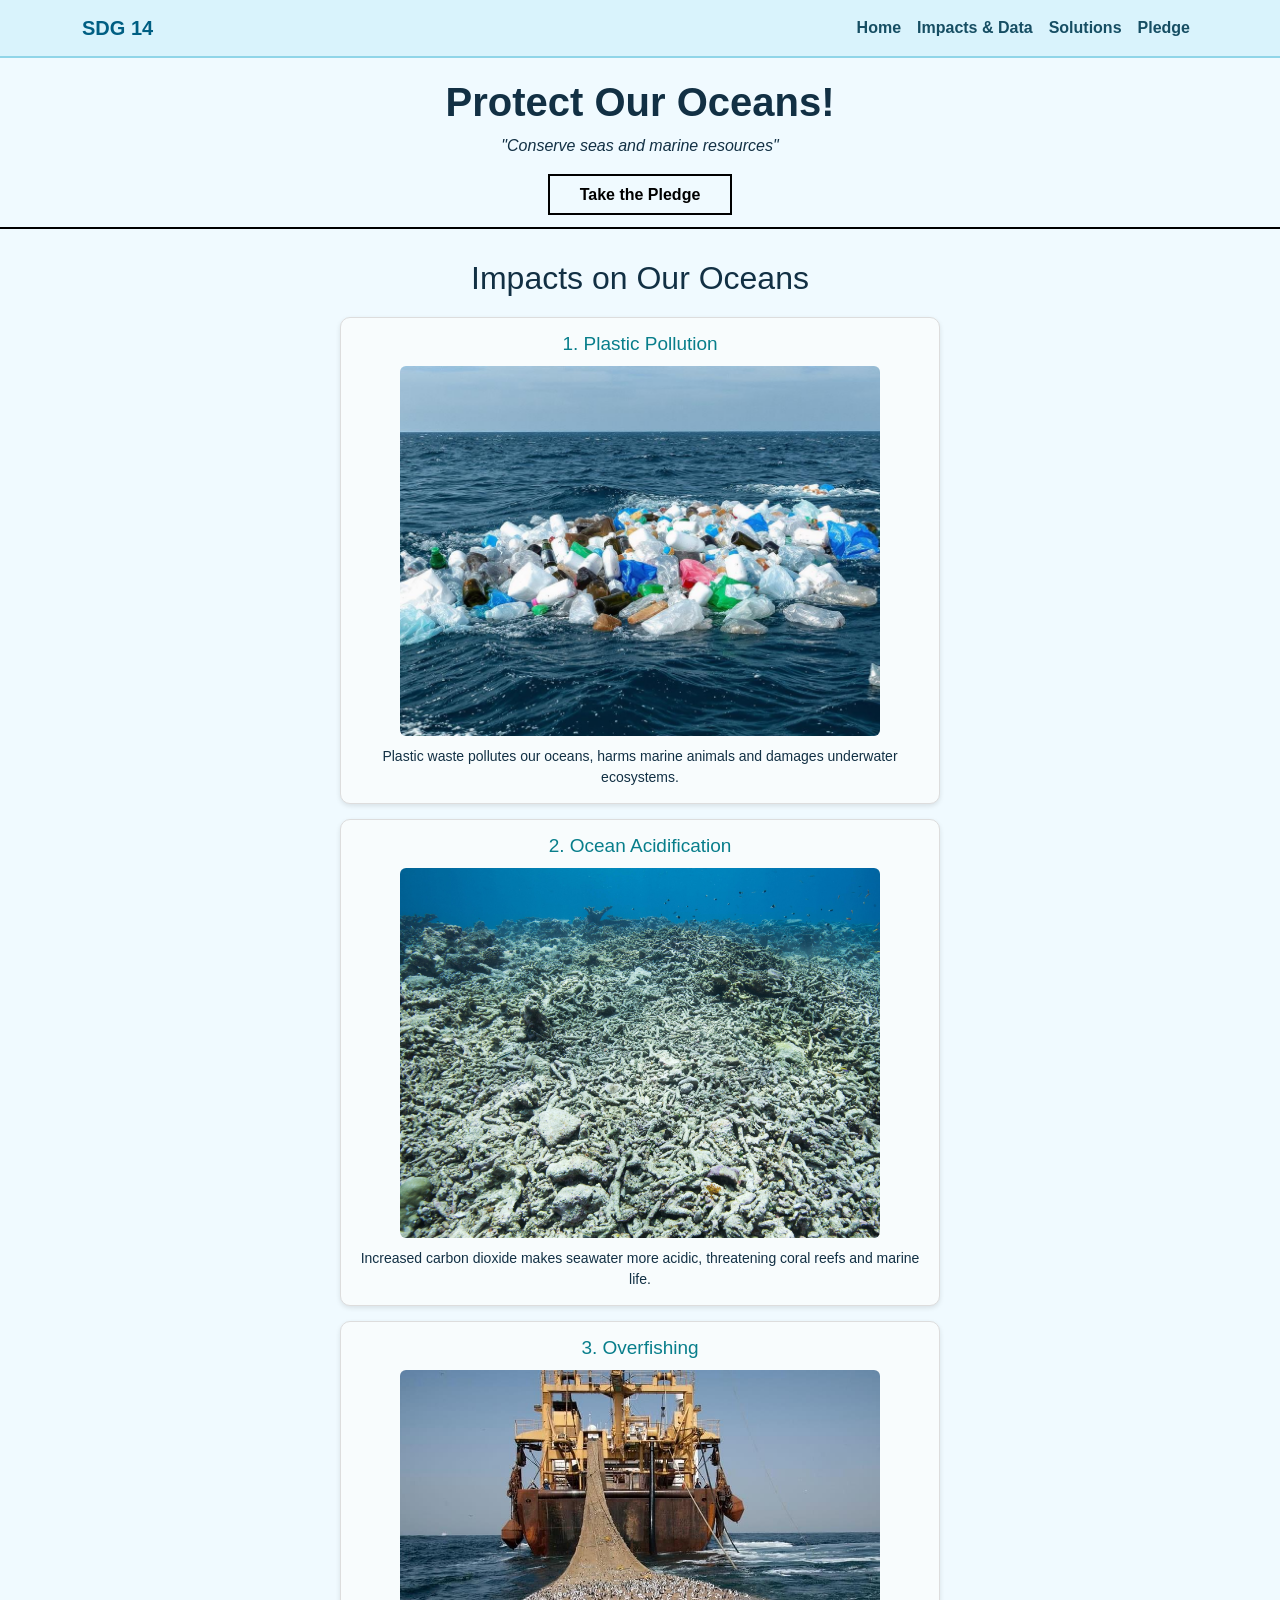
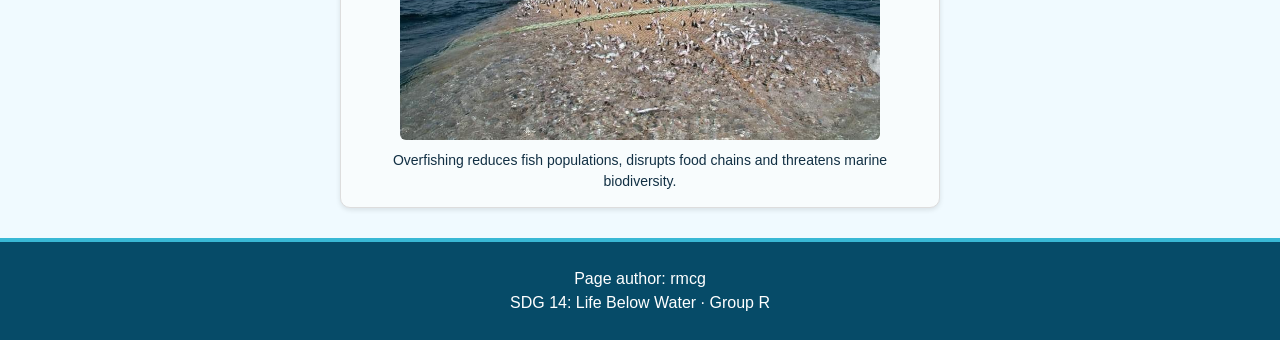
<file: sdg14-group-r/index.html>
<!DOCTYPE html>
<html lang="en">
<head>
  <meta charset="UTF-8">
  <meta name="viewport" content="width=device-width, initial-scale=1.0">
  <title>SDG 14 | Life Below Water</title>
  <link href="https://cdn.jsdelivr.net/npm/bootstrap@5.3.3/dist/css/bootstrap.min.css" rel="stylesheet">
  <link href="style.css" rel="stylesheet">
  <meta name="author" content="John">
</head>
<body>

  <!-- NAVBAR -->
  <nav class="navbar navbar-expand-lg">
    <div class="container">
      <a class="navbar-brand" href="index.html">SDG 14</a>
      <button class="navbar-toggler" type="button" data-bs-toggle="collapse" data-bs-target="#menu">
        <span class="navbar-toggler-icon"></span>
      </button>
      <div class="collapse navbar-collapse" id="menu">
        <ul class="navbar-nav ms-auto">
          <li class="nav-item"><a class="nav-link" href="index.html">Home</a></li>
          <li class="nav-item"><a class="nav-link" href="impacts.html">Impacts &amp; Data</a></li>
          <li class="nav-item"><a class="nav-link" href="solutions.html">Solutions</a></li>
          <li class="nav-item"><a class="nav-link" href="pledge.html">Pledge</a></li>
        </ul>
      </div>
    </div>
  </nav>

  <!-- BANNER -->
  <header class="banner">
    <h1>Protect Our Oceans!</h1>
    <p>"Conserve seas and marine resources"</p>
    <a href="pledge.html" class="btn-pledge">Take the Pledge</a>
  </header>


<!-- IMPACTS LIST -->
<section class="container impacts">
  <h2>Impacts on Our Oceans</h2>

  <div class="impact-list">

    <!-- Plastic Pollution -->
    <div class="impact-card">
      <h3>1. Plastic Pollution</h3>
      <img src="images/plastic-pollution.jpg"
           alt="Plastic pollution in the ocean"
           class="impact-img">
      <p>
        Plastic waste pollutes our oceans, harms marine
        animals and damages underwater ecosystems.
      </p>
    </div>

    <!-- Acidification -->
    <div class="impact-card">
      <h3>2. Ocean Acidification</h3>
      <img src="images/ocean-acidification.jpg"
           alt="Coral reef affected by ocean acidification"
           class="impact-img">
      <p>
        Increased carbon dioxide makes seawater more acidic,
        threatening coral reefs and marine life.
      </p>
    </div>

    <!-- Overfishing -->
    <div class="impact-card">
      <h3>3. Overfishing</h3>
      <img src="images/overfishing.jpg"
           alt="Fishing boats catching fish"
           class="impact-img">
      <p>
        Overfishing reduces fish populations, disrupts food
        chains and threatens marine biodiversity.
      </p>
    </div>

  </div>
</section>

  <!-- FOOTER -->
  <footer>
    <p>Page author: rmcg</p>
    <p>SDG 14: Life Below Water · Group R</p>
  </footer>

  <script src="https://cdn.jsdelivr.net/npm/bootstrap@5.3.3/dist/js/bootstrap.bundle.min.js"></script>
</body>
</html>
</file>
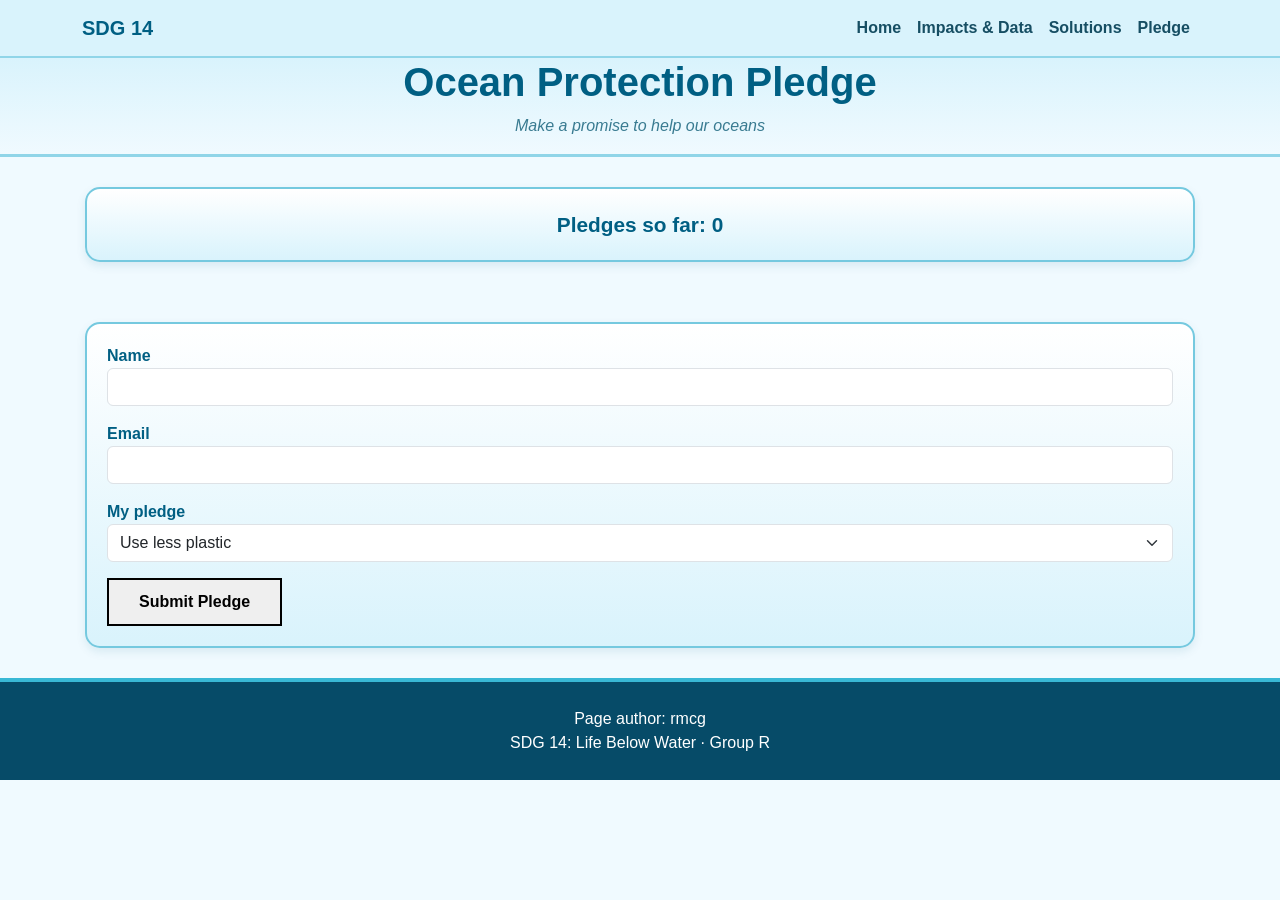
<file: sdg14-group-r/pledge.html>
<!DOCTYPE html>
<html lang="en">
<head>
  <meta charset="UTF-8">
  <meta name="viewport" content="width=device-width, initial-scale=1.0">
  <title>Pledge | SDG 14</title>
  <link href="https://cdn.jsdelivr.net/npm/bootstrap@5.3.3/dist/css/bootstrap.min.css" rel="stylesheet">
  <link href="style.css" rel="stylesheet">
  <meta name="author" content="John">
</head>
<body>

  <!-- NAVBAR -->
  <nav class="navbar navbar-expand-lg">
    <div class="container">
      <a class="navbar-brand" href="index.html">SDG 14</a>
      <button class="navbar-toggler" type="button" data-bs-toggle="collapse" data-bs-target="#menu">
        <span class="navbar-toggler-icon"></span>
      </button>
      <div class="collapse navbar-collapse" id="menu">
        <ul class="navbar-nav ms-auto">
          <li class="nav-item"><a class="nav-link" href="index.html">Home</a></li>
          <li class="nav-item"><a class="nav-link" href="impacts.html">Impacts &amp; Data</a></li>
          <li class="nav-item"><a class="nav-link" href="solutions.html">Solutions</a></li>
          <li class="nav-item"><a class="nav-link" href="pledge.html">Pledge</a></li>
        </ul>
      </div>
    </div>
  </nav>

  <!-- PAGE TITLE -->
  <header class="page-title">
    <h1>Ocean Protection Pledge</h1>
    <p>Make a promise to help our oceans</p>
  </header>

  <!-- PLEDGE COUNTER -->
  <section class="container section">
    <div class="box">Pledges so far: <span id="counter">0</span></div>
  </section>

  <!-- PLEDGE FORM -->
  <section class="container section">
    <form id="pledge-form" class="box">
      <label for="name">Name</label>
      <input type="text" id="name" class="form-control mb-3">

      <label for="email">Email</label>
      <input type="email" id="email" class="form-control mb-3">

      <label for="choice">My pledge</label>
      <select id="choice" class="form-select mb-3">
        <option>Use less plastic</option>
        <option>Eat sustainable seafood</option>
        <option>Join a beach clean-up</option>
      </select>

      <button type="submit" class="btn-pledge">Submit Pledge</button>
    </form>
  </section>

  <!-- FOOTER -->
  <footer>
    <p>Page author: rmcg</p>
    <p>SDG 14: Life Below Water · Group R</p>
  </footer>

  <script src="https://cdn.jsdelivr.net/npm/bootstrap@5.3.3/dist/js/bootstrap.bundle.min.js"></script>
</body>
</html>
</file>
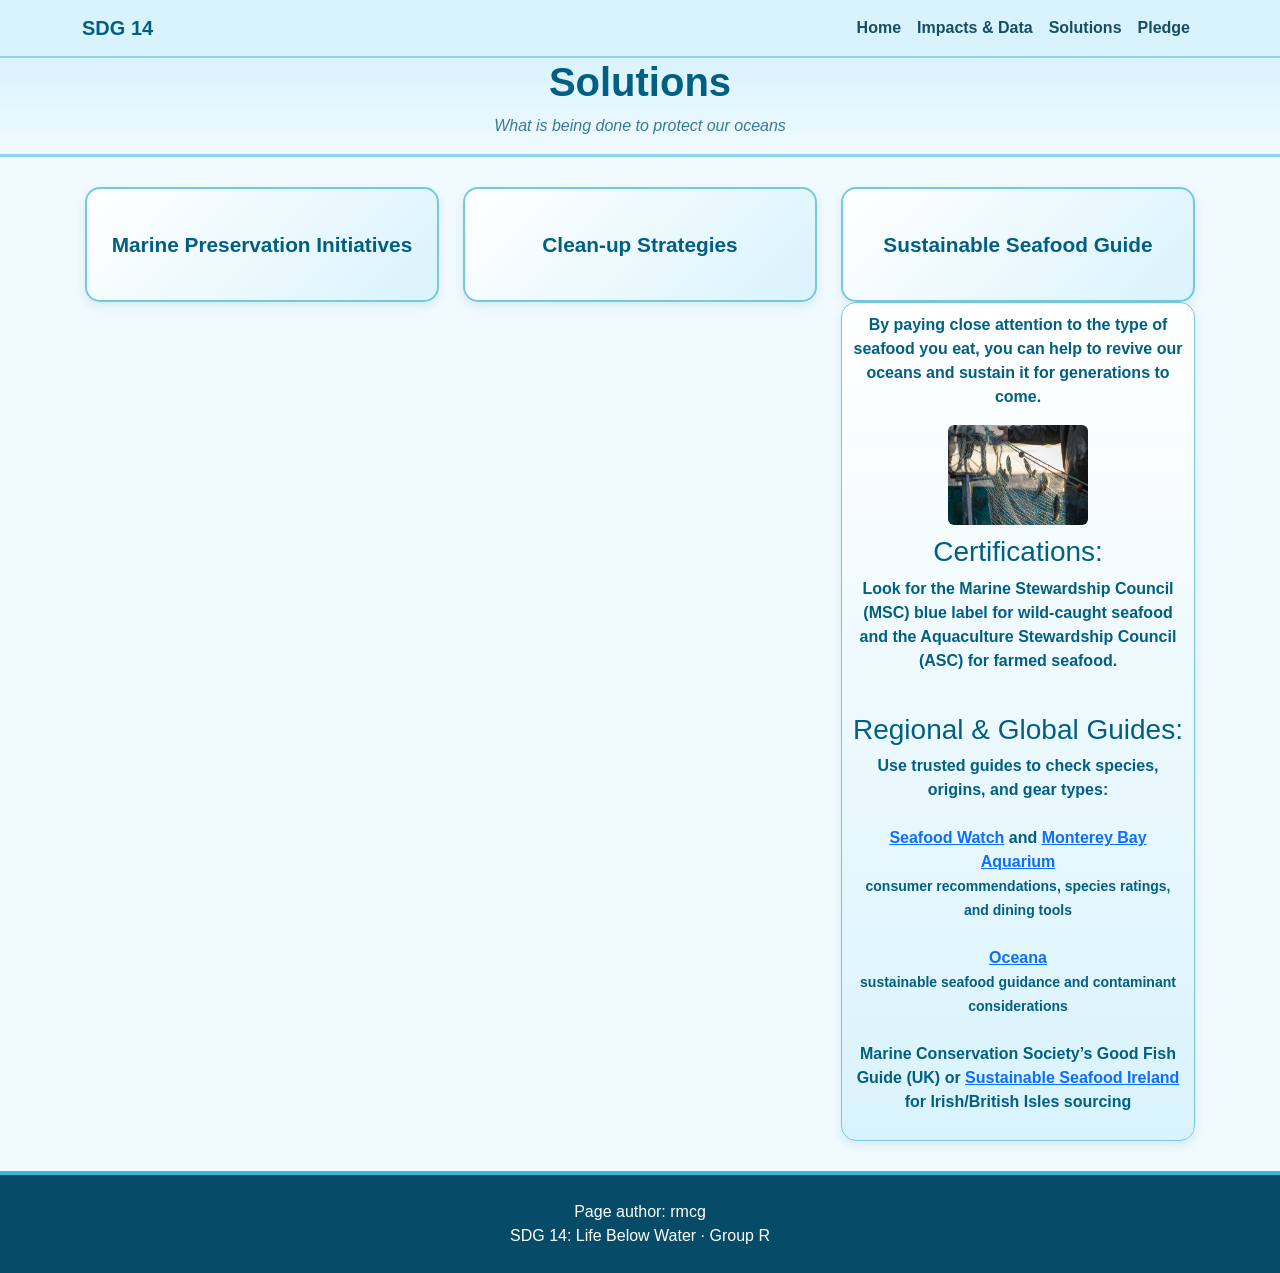
<file: sdg14-group-r/solutions.html>
<!DOCTYPE html>
<html lang="en">
<head>
  <meta charset="UTF-8">
  <meta name="viewport" content="width=device-width, initial-scale=1.0">
  <title>Solutions | SDG 14</title>
  <link href="https://cdn.jsdelivr.net/npm/bootstrap@5.3.3/dist/css/bootstrap.min.css" rel="stylesheet">
  <link href="style.css" rel="stylesheet">
  <meta name="author" content="John">
</head>
<body>

  <!-- NAVBAR -->
  <nav class="navbar navbar-expand-lg">
    <div class="container">
      <a class="navbar-brand" href="index.html">SDG 14</a>
      <button class="navbar-toggler" type="button" data-bs-toggle="collapse" data-bs-target="#menu">
        <span class="navbar-toggler-icon"></span>
      </button>
      <div class="collapse navbar-collapse" id="menu">
        <ul class="navbar-nav ms-auto">
          <li class="nav-item"><a class="nav-link" href="index.html">Home</a></li>
          <li class="nav-item"><a class="nav-link" href="impacts.html">Impacts &amp; Data</a></li>
          <li class="nav-item"><a class="nav-link" href="solutions.html">Solutions</a></li>
          <li class="nav-item"><a class="nav-link" href="pledge.html">Pledge</a></li>
        </ul>
      </div>
    </div>
  </nav>

  <!-- PAGE TITLE -->
  <header class="page-title">
    <h1>Solutions</h1>
    <p>What is being done to protect our oceans</p>
  </header>

  <!-- SOLUTIONS -->
  <section class="container section">
    <div class="row g-4">
      <div class="col-md-4"><div class="topic-card">Marine Preservation Initiatives</div></div>
      <div class="col-md-4"><div class="topic-card">Clean-up Strategies</div></div>
      <div class="col-md-4"><div class="topic-card">Sustainable Seafood Guide</div>
      <div class="solutionsBox"> <p> By paying close attention to the type of seafood you eat, you can help to revive our oceans and sustain it for generations to come.</p>
	        <img src="images/sustainable.jpg"
           alt="Sustainability"
           class="solutions-img">
      <h3>
        Certifications:
		</h3>
		<p> Look for the Marine Stewardship Council (MSC) blue label for wild-caught seafood and the Aquaculture Stewardship Council (ASC) for farmed seafood.
		</p>
		<br>
		<h3>
		Regional & Global Guides:
		</h3>
		<p>Use trusted guides to check species, origins, and gear types:<br><br>
		<a href="https://www.seafoodwatch.org/">
		Seafood Watch</a>
		and 
		<a href="https://www.montereybayaquarium.org/animals-the-ocean/how-to-choose-sustainable-seafood"> Monterey Bay Aquarium</a><br><small>
		consumer recommendations, species ratings, and dining tools</small><br><br>
		<a href="https://oceana.org/living-blue-sustainable-seafood-guide/">
		Oceana</a><br><small>
		sustainable seafood guidance and contaminant considerations</small><br><br>
		Marine Conservation Society’s Good Fish Guide (UK) or 
		<a href="https://sustainableseafood.ie/">
		Sustainable Seafood Ireland </a>for Irish/British Isles sourcing<br>
		</p>
      </p>
	  </div>
    </div>
  </section>

  <!-- FOOTER -->
  <footer>
    <p>Page author: rmcg</p>
    <p>SDG 14: Life Below Water · Group R</p>
  </footer>

  <script src="https://cdn.jsdelivr.net/npm/bootstrap@5.3.3/dist/js/bootstrap.bundle.min.js"></script>
</body>
</html>
</file>
<file: sdg14-group-r/style.css>
body {
  font-family: Arial, sans-serif;
  background: #f0faff;
  color: #123044;
}

/* NAVBAR */
.navbar {
  background: #d9f3fc;
  border-bottom: 2px solid #90d5e8;
}

.navbar-brand {
  font-weight: bold;
  color: #005f83;
}

.nav-link {
  color: #164e63;
  font-weight: 600;
}

.nav-link:hover {
  color: #00a6c7;
}

/* BANNER */
.banner {
  text-align: center;
  padding: 20px 20px;
  border-bottom: 2px solid black;
}
.banner h1 {
  font-weight: bold;
}
.banner p {
  font-style: italic;
  margin-bottom: 25px;
}

/* PLEDGE BUTTON */
.btn-pledge {
  border: 2px solid black;
  color: black;
  padding: 10px 30px;
  text-decoration: none;
  font-weight: bold;
}
.btn-pledge:hover {
  background: black;
  color: white;
}

/* MAIN PAGE */

/* STATS */
.impacts {
  padding: 30px 15px;
  text-align: center;
}

.impacts h2 {
  margin-bottom: 20px;
}

.impact-list {
  display: flex;
  flex-direction: column;
  align-items: center;
  gap: 15px;
}

/* BOXES */
.impact-card {
  width: 100%;
  max-width: 600px;
  padding: 15px;
  border: 1px solid #ddd;
  border-radius: 10px;
  background-color: #f8fcfd;
  box-shadow: 0 2px 5px rgba(0,0,0,0.1);
}

.impact-card h3 {
  font-size: 19px;
  margin-bottom: 10px;
  color: #087e8b;
}

/* IMAGES */
.impact-img {
  width: 480px;
  height: 370px;
  object-fit: cover;
  border-radius: 6px;
  margin-bottom: 10px;
}

.impact-card p {
  font-size: 14px;
  margin-bottom: 0;
  line-height: 1.5;
}

.solutions-img {
  width: 140px;
  height: 100px;
  object-fit: cover;
  border-radius: 6px;
  margin-bottom: 10px;
}

/* TOPIC CARDS */
.topic-card {
  border: 2px solid #75c9df;
  border-radius: 15px;
  padding: 40px 20px;
  text-align: center;
  font-size: 1.3rem;
  font-weight: bold;
  color: #005f83;
  background: linear-gradient(
    135deg,
    #ffffff,
    #d9f3fc
  );
  box-shadow: 0 4px 10px rgba(0, 95, 131, 0.1);
  transition: 0.3s;
}

/* PAGE TITLE */
.page-title {
  text-align: center;
  padding: 0px 20px;
  background: linear-gradient(
    #d9f3fc,
    #f0faff
  );
  border-bottom: 3px solid #90d5e8;
  position: relative;
}

.page-title h1 {
  font-weight: bold;
  color: #005f83;
}

.page-title p {
  color: #397b91;
  font-style: italic;
}
.page-title h1 {
  font-weight: bold;
}

/* SECTIONS + BOXES (other pages) */
.section {
  padding: 30px 15px;
}
.box {
  border: 2px solid #75c9df;
  border-radius: 15px;
  padding: 20px 20px;
  text-align: center;
  font-size: 1.3rem;
  font-weight: bold;
  color: #005f83;
  background: linear-gradient(
    #ffffff,
    #d9f3fc
  );
  box-shadow: 0 4px 10px rgba(0, 95, 131, 0.1);
  transition: 0.3s;
}
.solutionsBox {
  border: 1px solid #75c9df;
  border-radius: 15px;
  padding: 10px 10px;
  text-align: center;
  font-size: 1rem;
  font-weight: bold;
  color: #005f83;
  background: linear-gradient(
    #ffffff,
    #d9f3fc
  );
  box-shadow: 0 4px 10px rgba(0, 95, 131, 0.1);
  transition: 0.3s;
}
form.box {
  text-align: left;
  font-size: 1rem;
}
.mainPageList {
  border: 2px solid #75c9df;
  border-radius: 2px;
  padding: 1px 1px;
  text-align: center;
  font-size: 0.4rem;
  font-weight: bold;
  color: #005f83;
  background: linear-gradient(
    #ffffff,
    #d9f3fc
  );
  box-shadow: 0 4px 10px rgba(0, 95, 131, 0.1);
  transition: 0.3s;
  }

/* FOOTER */
footer {
  background: #064b68;
  color: white;
  border-top: 4px solid #39b8d5;
  text-align: center;
  padding: 25px;
}

footer p {
  margin: 0;
}

/* LINE CHARTS */
.chart-container {
  position: relative;
  width: 100%;
  height: 220px;
  margin-top: 20px;
  padding: 10px;
  border: 1px solid #90d5e8;
  border-radius: 12px;
  background: white;
  box-shadow: 0 3px 8px rgba(0, 95, 131, 0.08);
}

/* PIE CHART */
.pie-chart {
  max-width: 1000px;
  height: 600px;
  margin: 40px auto;
  border: 1px solid #90d5e8;
  border-radius: 15px;
  background: white;
  padding: 15px;
}
</file>
